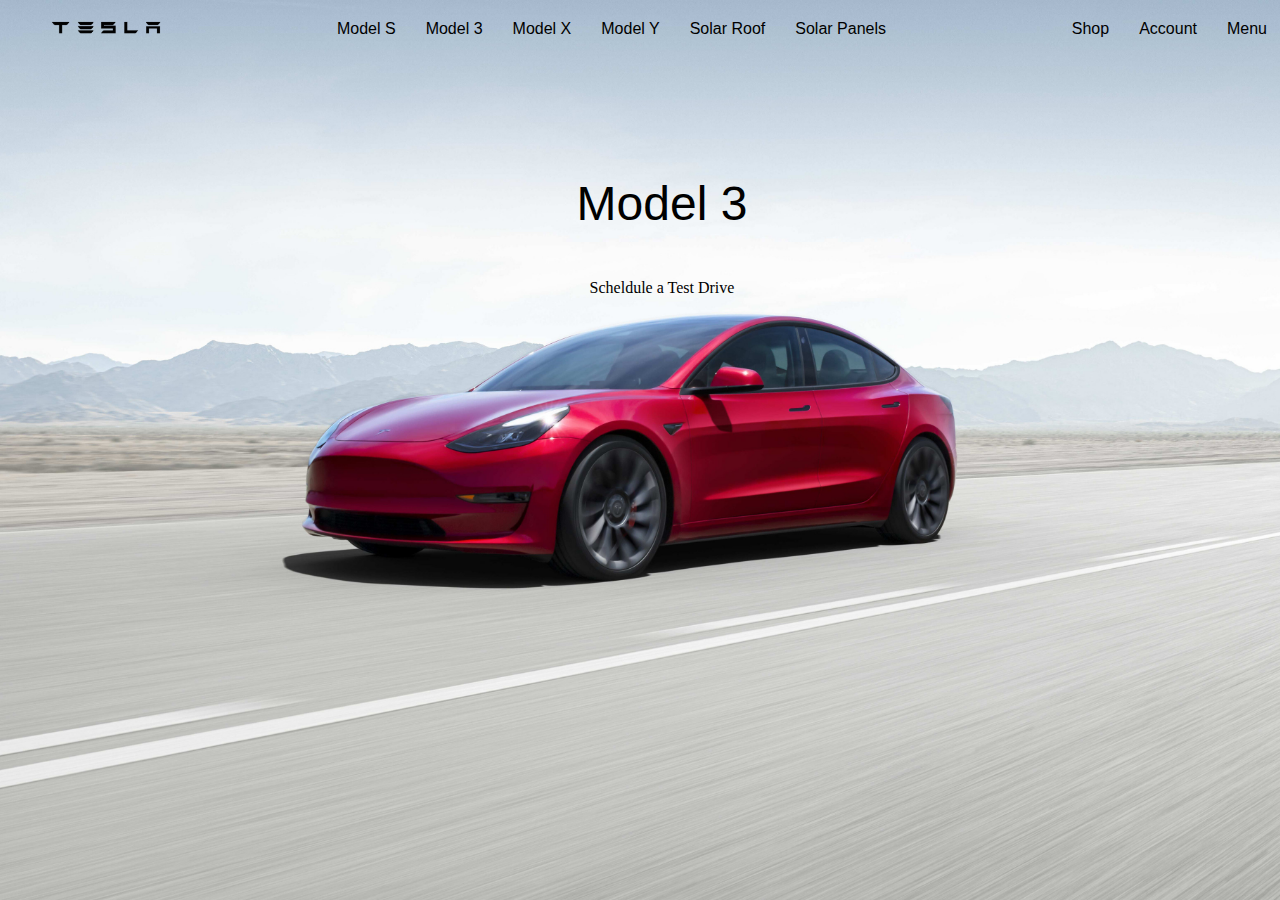
<file: index.html>
<html lang="en">
<head>
    <meta charset="UTF-8">
    <meta http-equiv="X-UA-Compatible" content="IE=edge">
    <meta name="viewport" content="width=device-width, initial-scale=1.0">
    <title>Electric Cars, Solar & Clean Energy</title>
    <link rel="stylesheet" href="./style/style.css">
</head>
<body>
    <!-- <div class="container">
        
    </div> -->
    <div class="wrapper">
        <div class="navbar">
            <img src="./images/pngwing.com.png" alt="" class="tesla-icon">
            <div class="navbar-buttons">
                <a href="/roadster.html"><button class="navbar-button">Model S</button></a>
                <button class="navbar-button">Model 3</button>
                <button class="navbar-button">Model X</button>
                <button class="navbar-button">Model Y</button>
                <button class="navbar-button">Solar Roof</button>
                <button class="navbar-button">Solar Panels</button>
            </div>
            <div class="menu-button">
                <button class="navbar-button">Shop</button>
                <a href="http://127.0.0.1:5501/pages/sign.html"><button class="navbar-button">Account</button></a> 
                <button class="navbar-button">Menu</button>
            </div>
        </div>

        <div class="name">
            <p class="name-car">Model 3</p>
            <p class="desc-car">Scheldule a Test Drive</p>
        </div>

        <div class="container">
            <div class="child"><img src="./images/model3.jpg" alt="" class="car"></div>
            <div class="child"><img src="./images/modelY.jpg" alt="" class="car"></div>
            <div class="child"><img src="./images/modelS.jpg" alt="" class="car"></div>
            <div class="child"><img src="./images/modelX.jpg" alt="" class="car"></div>
            <div class="child"><img src="./images/charge.jpg" alt="" class="car"></div>
            <div class="child"><img src="./images/solarpanel.jpg" alt="" class="car"></div>
        </div>
    </div>
    
</body>
</html>
</file>
<file: style/style.css>
body,html{
    margin: 0;
    padding: 0;
    overflow: hidden;
    overflow-y: none;
}
.container{
    scroll-snap-type: y mandatory;
    overflow: scroll;
    overflow-y: none;
    height: 100%;
}

.child{
    overflow-y: none;
    text-align: center;
    background-color: aqua;
    /* border: 1px solid black; */
    scroll-snap-align: start;
    scroll-padding: 50%;
}
.car{
    overflow-y: none;
    width: 100vw;
    height: 100vh;
    object-fit: cover;
}
.container{
    position: relative;
}
.navbar{
    width: 100%;
    z-index: 1;
    position: absolute;
}
.navbar p{
    font-size: 24px;
}
.tesla-icon{
    height: 15px;
    margin: 20px 0px 0px 50px;
}
.navbar{
    display: flex;
    justify-content: space-between;
}
.navbar-button{
    font-size: 16px;
    font-family:'Trebuchet MS', 'Lucida Sans Unicode', 'Lucida Grande', 'Lucida Sans', Arial, sans-serif;
    background-color: transparent;
    border-radius: 5px;
    border: none;
    cursor: pointer;
    margin: 20px 5px 0px 5px;
    padding: 0px 8px 0px 8px;
    
}
.navbar-button:hover{
    background-color: rgba(148, 148, 148, 0.288);
}
.name{
    position: absolute;
    z-index: 2;
    margin: 10% 40% 0% 40%;
    width: 300px;
}
.name p{
    display: flex;
    justify-content: center;

}
.name-car{
    font-size: 48px;
    font-family: 'Trebuchet MS', 'Lucida Sans Unicode', 'Lucida Grande', 'Lucida Sans', Arial, sans-serif;
}
</file>
